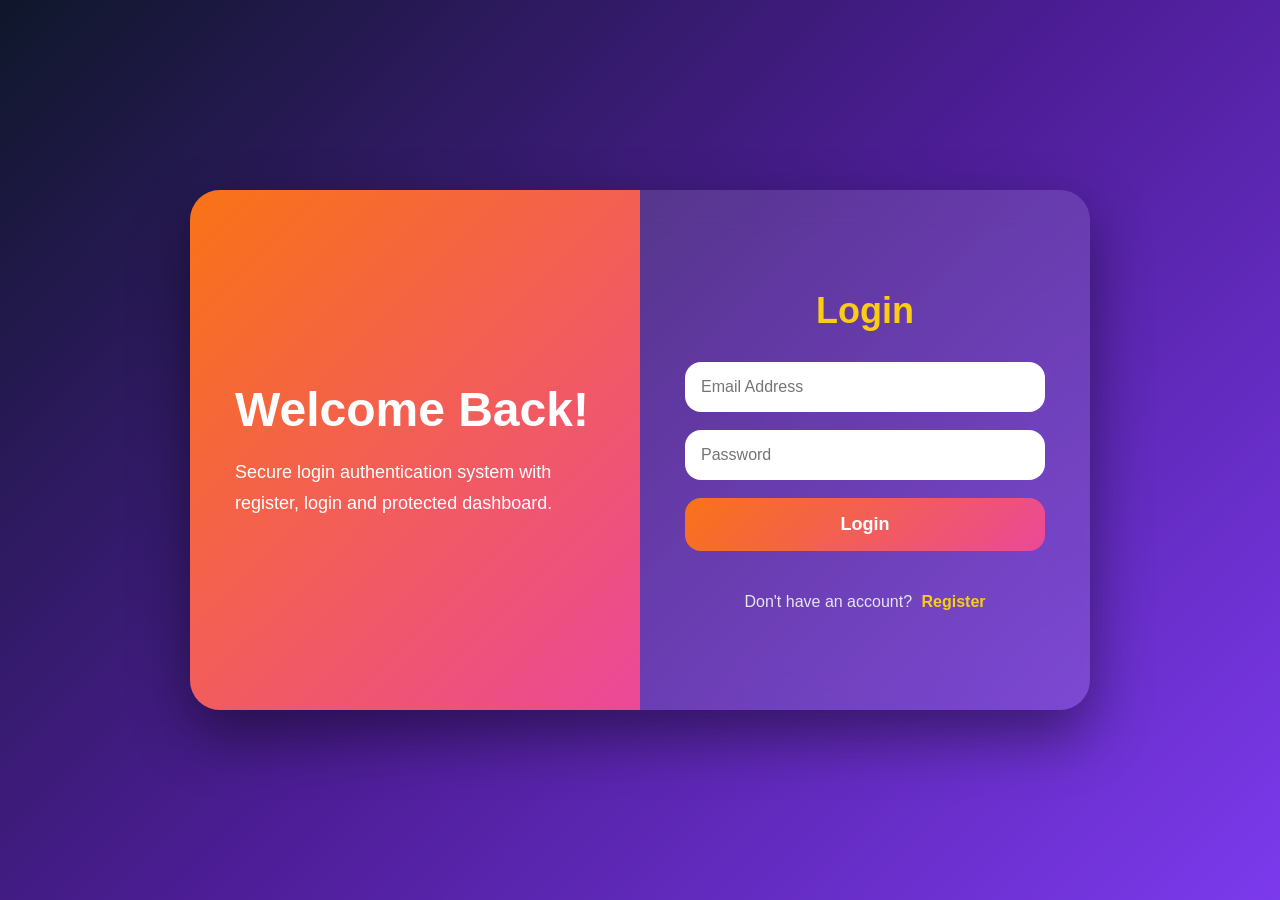
<file: Login_Authentication/index.html>
<!DOCTYPE html>
<html lang="en">
<head>
  <meta charset="UTF-8" />
  <meta name="viewport" content="width=device-width, initial-scale=1.0" />
  <title>Login Authentication | OIBSIP</title>
  <link rel="stylesheet" href="style.css" />
</head>
<body>

  <div class="container" id="authPage">
    <div class="left-box">
      <h1>Welcome Back!</h1>
      <p>Secure login authentication system with register, login and protected dashboard.</p>
    </div>

    <div class="form-box">
      <h2 id="formTitle">Login</h2>

      <input type="text" id="name" placeholder="Full Name" class="hide">
      <input type="email" id="email" placeholder="Email Address">
      <input type="password" id="password" placeholder="Password">

      <button onclick="handleAuth()" id="authBtn">Login</button>

      <p id="message"></p>

      <p class="switch">
        <span id="switchText">Don't have an account?</span>
        <a onclick="toggleForm()">Register</a>
      </p>
    </div>
  </div>

  <div class="dashboard hide" id="dashboard">
    <div class="card">
      <h1>🎉 Login Successful</h1>
      <p>Welcome to your secured dashboard.</p>

      <div class="user-info">
        <h3 id="userName"></h3>
        <p id="userEmail"></p>
      </div>

      <button onclick="logout()">Logout</button>
    </div>
  </div>

  <script src="script.js"></script>
</body>
</html>
</file>
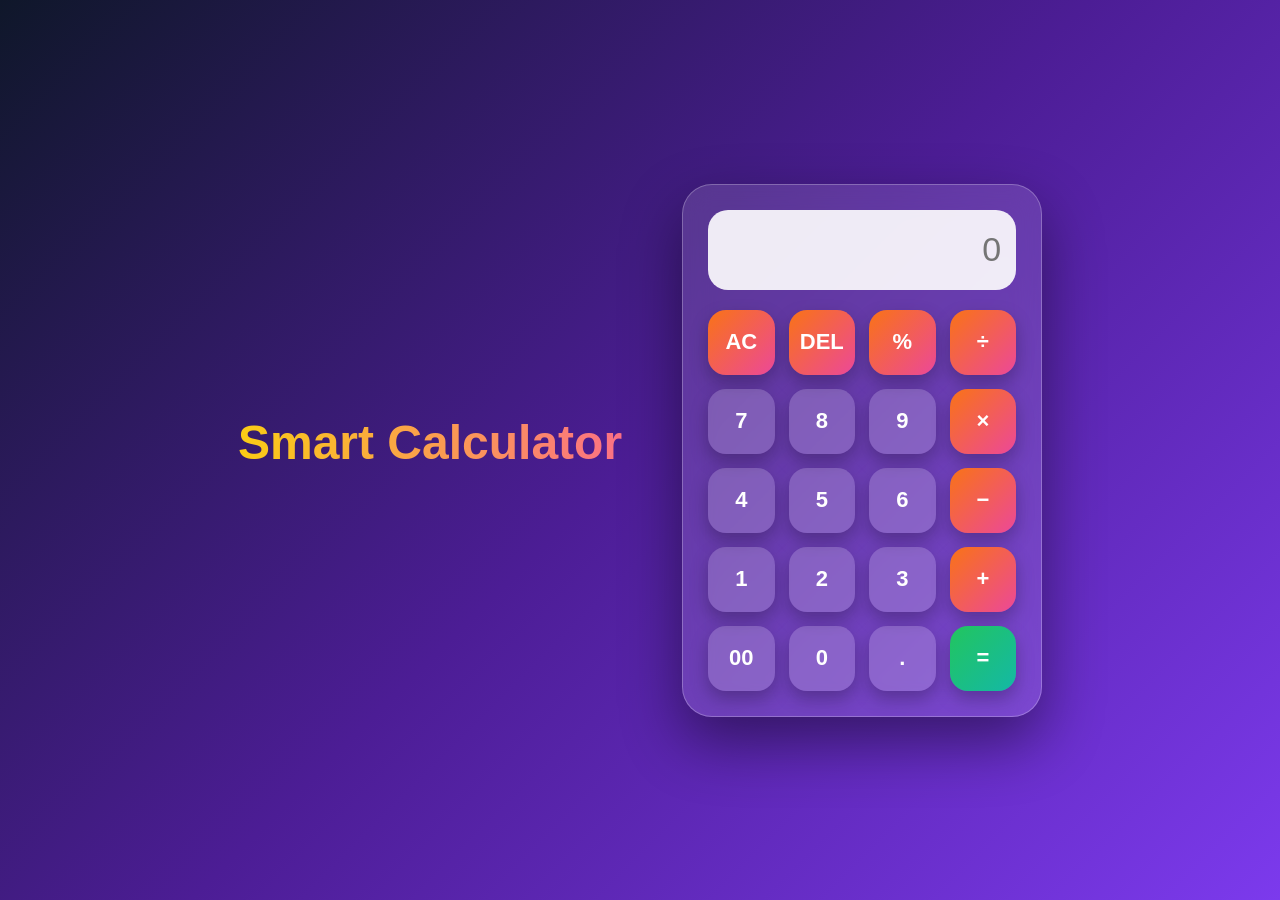
<file: Project1/index.html>
<!DOCTYPE html>
<html lang="en">
<head>
  <meta charset="UTF-8" />
  <meta name="viewport" content="width=device-width, initial-scale=1.0" />
  <title>Smart Calculator</title>
  <link rel="stylesheet" href="style.css" />
</head>
<body>

  <div class="main">
    <div class="info">
      <h1>Smart Calculator</h1>
      
    </div>

    <div class="calculator">
      <input type="text" id="display" placeholder="0" disabled />

      <div class="buttons">
        <button class="operator" onclick="clearDisplay()">AC</button>
        <button class="operator" onclick="deleteLast()">DEL</button>
        <button class="operator" onclick="appendValue('%')">%</button>
        <button class="operator" onclick="appendValue('/')">÷</button>

        <button onclick="appendValue('7')">7</button>
        <button onclick="appendValue('8')">8</button>
        <button onclick="appendValue('9')">9</button>
        <button class="operator" onclick="appendValue('*')">×</button>

        <button onclick="appendValue('4')">4</button>
        <button onclick="appendValue('5')">5</button>
        <button onclick="appendValue('6')">6</button>
        <button class="operator" onclick="appendValue('-')">−</button>

        <button onclick="appendValue('1')">1</button>
        <button onclick="appendValue('2')">2</button>
        <button onclick="appendValue('3')">3</button>
        <button class="operator" onclick="appendValue('+')">+</button>

        <button onclick="appendValue('00')">00</button>
        <button onclick="appendValue('0')">0</button>
        <button onclick="appendValue('.')">.</button>
        <button class="equal" onclick="calculateResult()">=</button>
      </div>
    </div>
  </div>

  <script src="script.js"></script>
</body>
</html>
</file>
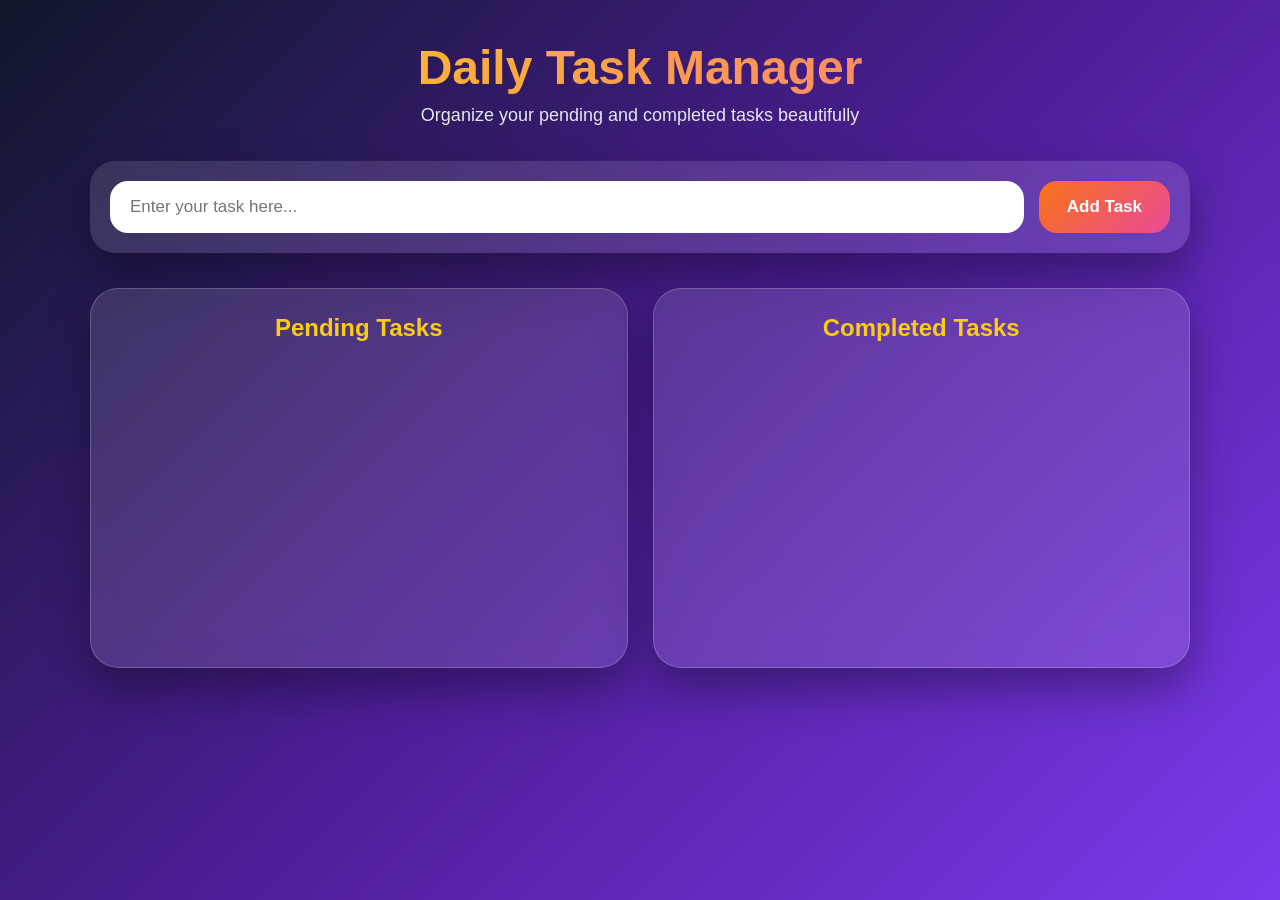
<file: To_Do_WebApp/index.html>
<!DOCTYPE html>
<html lang="en">
<head>
  <meta charset="UTF-8">
  <meta name="viewport" content="width=device-width, initial-scale=1.0">
  <title>To-Do WebApp | OIBSIP</title>
  <link rel="stylesheet" href="style.css">
</head>
<body>

  <div class="container">
    <div class="header">
      <h1>Daily Task Manager</h1>
      <p>Organize your pending and completed tasks beautifully</p>
    </div>

    <div class="input-box">
      <input type="text" id="taskInput" placeholder="Enter your task here...">
      <button onclick="addTask()">Add Task</button>
    </div>

    <div class="task-board">
      <div class="task-section">
        <h2>Pending Tasks</h2>
        <ul id="pendingList"></ul>
      </div>

      <div class="task-section completed-box">
        <h2>Completed Tasks</h2>
        <ul id="completedList"></ul>
      </div>
    </div>
  </div>

  <script src="script.js"></script>
</body>
</html>
</file>
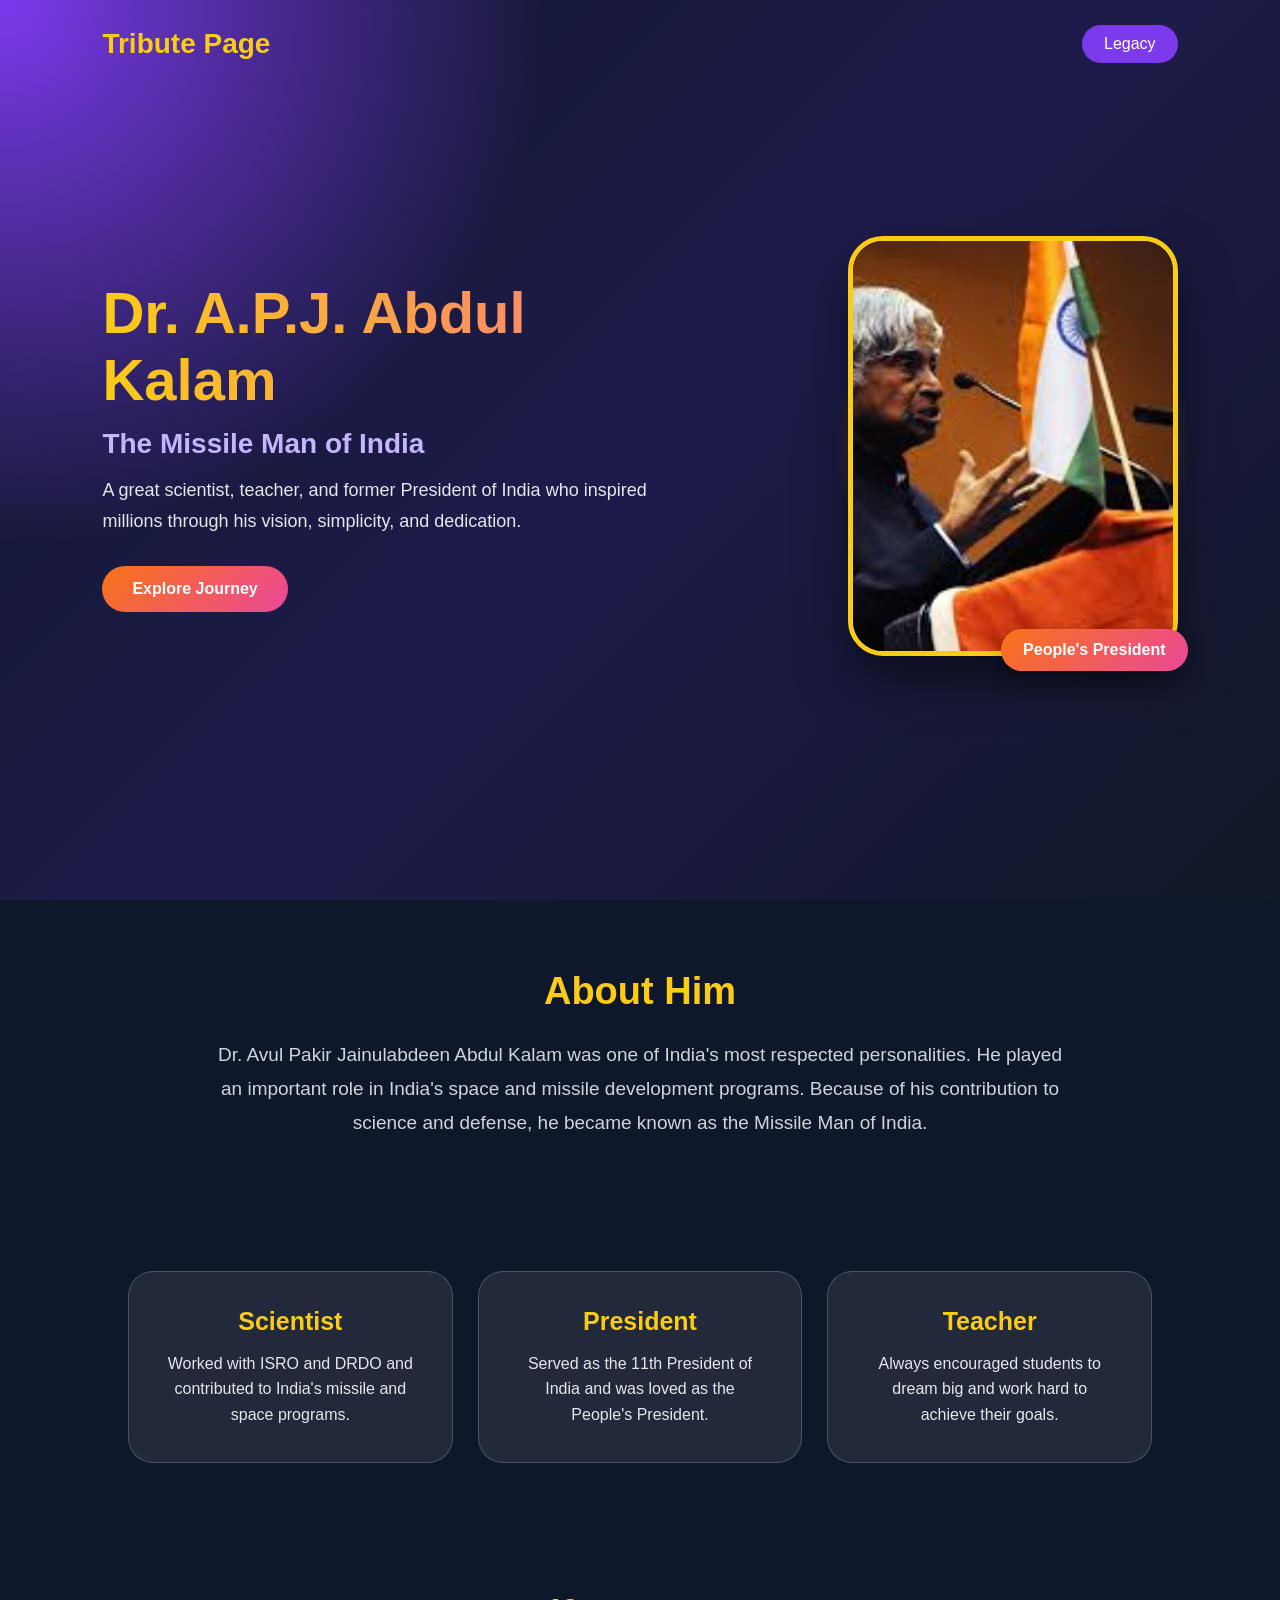
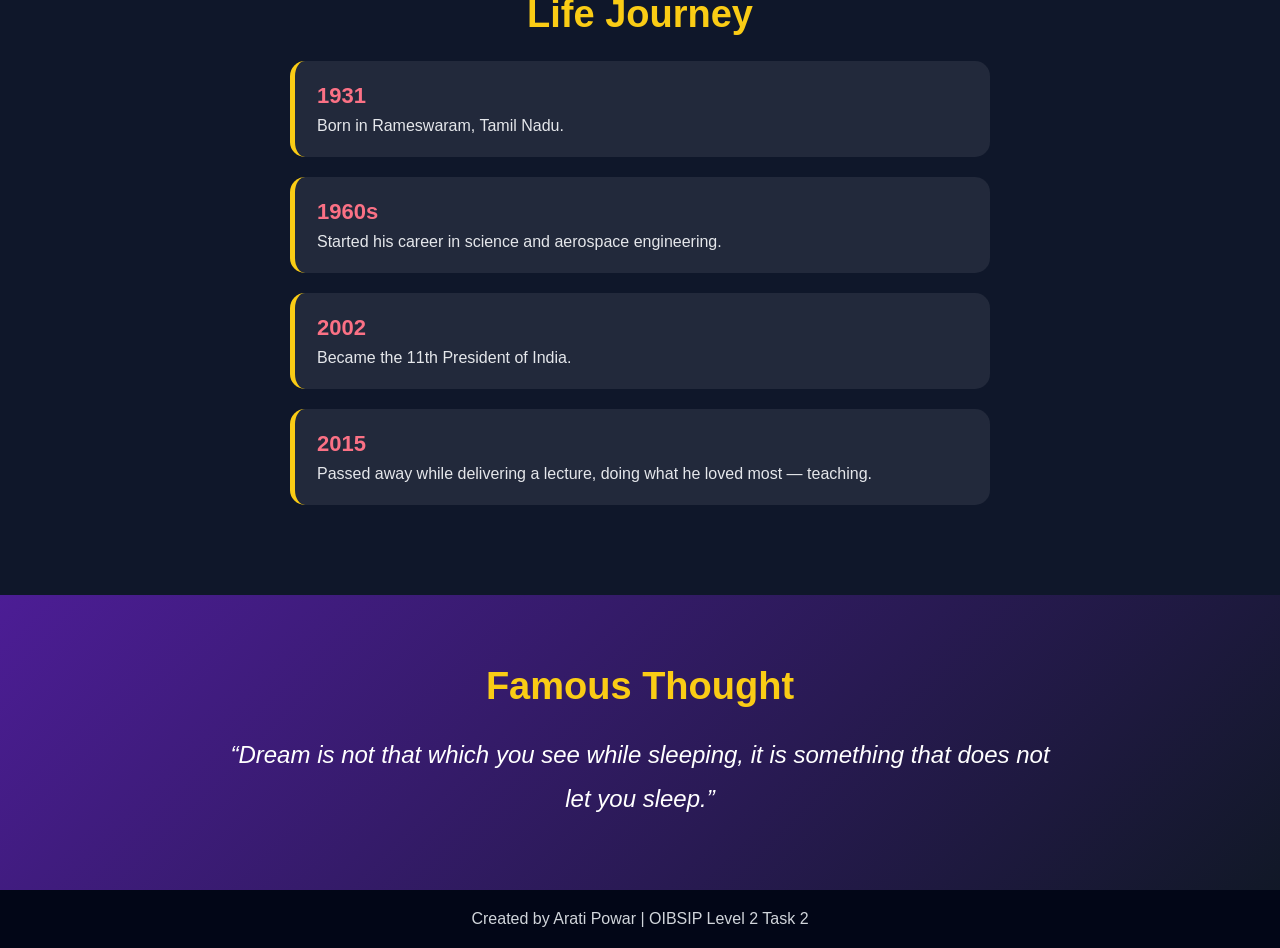
<file: Tribute_Page/index.html>
<!DOCTYPE html>
<html lang="en">
<head>
  <meta charset="UTF-8" />
  <meta name="viewport" content="width=device-width, initial-scale=1.0" />
  <title>Tribute Page | Dr. A.P.J. Abdul Kalam</title>
  <link rel="stylesheet" href="style.css" />
</head>
<body>

  <header class="hero">
    <nav>
      <h2>Tribute Page</h2>
      <a href="#legacy">Legacy</a>
    </nav>

    <div class="hero-content">
      <div class="text-box">
        <h1>Dr. A.P.J. Abdul Kalam</h1>
        <h3>The Missile Man of India</h3>
        <p>
          A great scientist, teacher, and former President of India who inspired millions
          through his vision, simplicity, and dedication.
        </p>
        <a href="#about" class="btn">Explore Journey</a>
      </div>

      <div class="image-box">
        <div class="image-wrapper">
 <img src="images/kalam.jpg" alt="Dr APJ Abdul Kalam">

  <div class="glow-circle"></div>

  <div class="badge">
    People's President
  </div>
</div>
    </div>
  </header>

  <section id="about" class="section reveal">
    <h2>About Him</h2>
    <p>
      Dr. Avul Pakir Jainulabdeen Abdul Kalam was one of India's most respected personalities.
      He played an important role in India's space and missile development programs.
      Because of his contribution to science and defense, he became known as the Missile Man of India.
    </p>
  </section>

  <section class="cards reveal">
    <div class="card">
      <h3>Scientist</h3>
      <p>Worked with ISRO and DRDO and contributed to India's missile and space programs.</p>
    </div>

    <div class="card">
      <h3>President</h3>
      <p>Served as the 11th President of India and was loved as the People's President.</p>
    </div>

    <div class="card">
      <h3>Teacher</h3>
      <p>Always encouraged students to dream big and work hard to achieve their goals.</p>
    </div>
  </section>

  <section id="legacy" class="timeline reveal">
    <h2>Life Journey</h2>

    <div class="timeline-item">
      <span>1931</span>
      <p>Born in Rameswaram, Tamil Nadu.</p>
    </div>

    <div class="timeline-item">
      <span>1960s</span>
      <p>Started his career in science and aerospace engineering.</p>
    </div>

    <div class="timeline-item">
      <span>2002</span>
      <p>Became the 11th President of India.</p>
    </div>

    <div class="timeline-item">
      <span>2015</span>
      <p>Passed away while delivering a lecture, doing what he loved most — teaching.</p>
    </div>
  </section>

  <section class="quote reveal">
    <h2>Famous Thought</h2>
    <p>“Dream is not that which you see while sleeping, it is something that does not let you sleep.”</p>
  </section>

  <footer>
    <p>Created by Arati Powar | OIBSIP Level 2 Task 2</p>
  </footer>

  <script src="script.js"></script>
</body>
</html>
</file>
<file: Login_Authentication/style.css>
* {
  margin: 0;
  padding: 0;
  box-sizing: border-box;
  font-family: "Segoe UI", sans-serif;
}

body {
  min-height: 100vh;
  background: linear-gradient(135deg, #0f172a, #4c1d95, #7c3aed);
  display: flex;
  justify-content: center;
  align-items: center;
  color: white;
  padding: 20px;
}

.container {
  width: 900px;
  min-height: 520px;
  display: flex;
  border-radius: 30px;
  overflow: hidden;
  background: rgba(255, 255, 255, 0.12);
  backdrop-filter: blur(18px);
  box-shadow: 0 25px 60px rgba(0, 0, 0, 0.45);
  animation: fadeIn 1s ease;
}

.left-box {
  flex: 1;
  padding: 60px 45px;
  background: linear-gradient(135deg, #f97316, #ec4899);
  display: flex;
  flex-direction: column;
  justify-content: center;
}

.left-box h1 {
  font-size: 48px;
  margin-bottom: 20px;
}

.left-box p {
  font-size: 18px;
  line-height: 1.7;
}

.form-box {
  flex: 1;
  padding: 55px 45px;
  display: flex;
  flex-direction: column;
  justify-content: center;
}

.form-box h2 {
  text-align: center;
  font-size: 36px;
  margin-bottom: 30px;
  color: #facc15;
}

input {
  width: 100%;
  padding: 16px;
  margin-bottom: 18px;
  border: none;
  outline: none;
  border-radius: 16px;
  font-size: 16px;
}

button {
  width: 100%;
  padding: 16px;
  border: none;
  border-radius: 16px;
  background: linear-gradient(135deg, #f97316, #ec4899);
  color: white;
  font-size: 18px;
  font-weight: bold;
  cursor: pointer;
  transition: 0.3s;
}

button:hover {
  transform: translateY(-4px);
  box-shadow: 0 12px 25px rgba(236, 72, 153, 0.4);
}

#message {
  text-align: center;
  margin: 15px 0;
  font-weight: bold;
}

.switch {
  text-align: center;
  margin-top: 12px;
  color: #e5e7eb;
}

.switch a {
  color: #facc15;
  font-weight: bold;
  cursor: pointer;
  margin-left: 5px;
}

.hide {
  display: none;
}

.dashboard {
  width: 100%;
  max-width: 600px;
  animation: fadeIn 1s ease;
}

.card {
  text-align: center;
  padding: 45px;
  border-radius: 30px;
  background: rgba(255, 255, 255, 0.13);
  backdrop-filter: blur(18px);
  box-shadow: 0 25px 60px rgba(0, 0, 0, 0.45);
}

.card h1 {
  font-size: 42px;
  color: #facc15;
  margin-bottom: 15px;
}

.card p {
  color: #e5e7eb;
  font-size: 18px;
}

.user-info {
  margin: 30px 0;
  padding: 25px;
  border-radius: 20px;
  background: rgba(255, 255, 255, 0.15);
}

.user-info h3 {
  font-size: 26px;
  color: #fb7185;
}

.user-info p {
  margin-top: 8px;
}

@keyframes fadeIn {
  from {
    opacity: 0;
    transform: scale(0.95) translateY(20px);
  }
  to {
    opacity: 1;
    transform: scale(1) translateY(0);
  }
}

@media (max-width: 800px) {
  .container {
    flex-direction: column;
    width: 100%;
  }

  .left-box {
    padding: 35px;
    text-align: center;
  }

  .left-box h1 {
    font-size: 36px;
  }

  .form-box {
    padding: 35px;
  }
}
</file>
<file: Project1/style.css>
* {
  margin: 0;
  padding: 0;
  box-sizing: border-box;
  font-family: "Segoe UI", sans-serif;
}

body {
  min-height: 100vh;
  background: linear-gradient(135deg, #0f172a, #4c1d95, #7c3aed);
  display: flex;
  justify-content: center;
  align-items: center;
  color: white;
}

.main {
  display: flex;
  align-items: center;
  gap: 60px;
  padding: 30px;
}

.info h1 {
  font-size: 48px;
  margin-bottom: 15px;
  background: linear-gradient(90deg, #facc15, #fb7185);
  -webkit-background-clip: text;
  -webkit-text-fill-color: transparent;
}

.info p {
  font-size: 20px;
  line-height: 1.6;
  color: #e5e7eb;
}

.calculator {
  width: 360px;
  padding: 25px;
  border-radius: 30px;
  background: rgba(255, 255, 255, 0.12);
  backdrop-filter: blur(15px);
  box-shadow: 0 25px 60px rgba(0, 0, 0, 0.45);
  border: 1px solid rgba(255, 255, 255, 0.25);
}

#display {
  width: 100%;
  height: 80px;
  border: none;
  outline: none;
  border-radius: 20px;
  margin-bottom: 20px;
  padding: 15px;
  font-size: 34px;
  text-align: right;
  background: rgba(255, 255, 255, 0.9);
  color: #111827;
}

.buttons {
  display: grid;
  grid-template-columns: repeat(4, 1fr);
  gap: 14px;
}

button {
  height: 65px;
  border: none;
  border-radius: 18px;
  font-size: 22px;
  font-weight: bold;
  cursor: pointer;
  color: white;
  background: rgba(255, 255, 255, 0.18);
  box-shadow: 0 8px 18px rgba(0, 0, 0, 0.25);
  transition: 0.2s;
}

button:hover {
  transform: translateY(-4px);
  background: rgba(255, 255, 255, 0.32);
}

button:active {
  transform: scale(0.95);
}

.operator {
  background: linear-gradient(135deg, #f97316, #ec4899);
}

.equal {
  background: linear-gradient(135deg, #22c55e, #14b8a6);
}

@media (max-width: 800px) {
  .main {
    flex-direction: column;
    gap: 30px;
  }

  .info {
    text-align: center;
  }

  .info h1 {
    font-size: 38px;
  }
}
</file>
<file: To_Do_WebApp/style.css>
* {
  margin: 0;
  padding: 0;
  box-sizing: border-box;
  font-family: "Segoe UI", sans-serif;
}

body {
  min-height: 100vh;
  background: linear-gradient(135deg, #0f172a, #4c1d95, #7c3aed);
  color: white;
  display: flex;
  justify-content: center;
  align-items: flex-start;
  padding: 40px 20px;
}

.container {
  width: 100%;
  max-width: 1100px;
  animation: fadeIn 1s ease;
}

.header {
  text-align: center;
  margin-bottom: 35px;
}

.header h1 {
  font-size: 48px;
  background: linear-gradient(90deg, #facc15, #fb7185);
  -webkit-background-clip: text;
  -webkit-text-fill-color: transparent;
}

.header p {
  font-size: 18px;
  color: #e5e7eb;
  margin-top: 10px;
}

.input-box {
  display: flex;
  gap: 15px;
  background: rgba(255, 255, 255, 0.12);
  padding: 20px;
  border-radius: 25px;
  backdrop-filter: blur(15px);
  box-shadow: 0 20px 45px rgba(0,0,0,0.35);
  margin-bottom: 35px;
}

.input-box input {
  flex: 1;
  padding: 16px 20px;
  border: none;
  outline: none;
  border-radius: 18px;
  font-size: 17px;
}

.input-box button {
  border: none;
  padding: 16px 28px;
  border-radius: 18px;
  background: linear-gradient(135deg, #f97316, #ec4899);
  color: white;
  font-size: 17px;
  font-weight: bold;
  cursor: pointer;
  transition: 0.3s;
}

.input-box button:hover {
  transform: translateY(-4px);
  box-shadow: 0 12px 25px rgba(236, 72, 153, 0.4);
}

.task-board {
  display: grid;
  grid-template-columns: 1fr 1fr;
  gap: 25px;
}

.task-section {
  min-height: 380px;
  background: rgba(255, 255, 255, 0.12);
  padding: 25px;
  border-radius: 28px;
  backdrop-filter: blur(15px);
  box-shadow: 0 20px 45px rgba(0,0,0,0.35);
  border: 1px solid rgba(255,255,255,0.2);
}

.task-section h2 {
  text-align: center;
  margin-bottom: 20px;
  color: #facc15;
}

ul {
  list-style: none;
}

li {
  background: rgba(255,255,255,0.15);
  padding: 15px;
  border-radius: 16px;
  margin-bottom: 14px;
  animation: slideUp 0.4s ease;
}

.task-text {
  font-size: 17px;
  margin-bottom: 12px;
  word-break: break-word;
}

.task-date {
  font-size: 12px;
  color: #cbd5e1;
  margin-bottom: 12px;
}

.actions {
  display: flex;
  gap: 8px;
  flex-wrap: wrap;
}

.actions button {
  border: none;
  padding: 8px 13px;
  border-radius: 12px;
  color: white;
  cursor: pointer;
  font-weight: bold;
}

.complete-btn {
  background: #22c55e;
}

.edit-btn {
  background: #3b82f6;
}

.delete-btn {
  background: #ef4444;
}

.restore-btn {
  background: #f97316;
}

.completed-box li .task-text {
  text-decoration: line-through;
  color: #d1d5db;
}

@keyframes fadeIn {
  from {
    opacity: 0;
    transform: scale(0.96);
  }
  to {
    opacity: 1;
    transform: scale(1);
  }
}

@keyframes slideUp {
  from {
    opacity: 0;
    transform: translateY(25px);
  }
  to {
    opacity: 1;
    transform: translateY(0);
  }
}

@media (max-width: 800px) {
  .task-board {
    grid-template-columns: 1fr;
  }

  .input-box {
    flex-direction: column;
  }

  .header h1 {
    font-size: 36px;
  }
}
</file>
<file: Tribute_Page/style.css>
* {
  margin: 0;
  padding: 0;
  box-sizing: border-box;
  font-family: "Segoe UI", sans-serif;
}

html {
  scroll-behavior: smooth;
}

body {
  background: #0f172a;
  color: white;
}

.hero {
  min-height: 100vh;
  background: radial-gradient(circle at top left, #7c3aed, transparent 35%),
              linear-gradient(135deg, #0f172a, #1e1b4b, #111827);
  padding: 25px 8%;
}

nav {
  display: flex;
  justify-content: space-between;
  align-items: center;
  animation: slideDown 1s ease;
}

nav h2 {
  color: #facc15;
  font-size: 28px;
}

nav a {
  color: white;
  text-decoration: none;
  background: #7c3aed;
  padding: 10px 22px;
  border-radius: 30px;
  transition: 0.3s;
}

nav a:hover {
  background: #facc15;
  color: #111827;
}

.hero-content {
  display: flex;
  align-items: center;
  justify-content: space-between;
  min-height: 85vh;
  gap: 50px;
}

.text-box {
  max-width: 600px;
  animation: fadeLeft 1.2s ease;
}

.text-box h1 {
  font-size: 58px;
  background: linear-gradient(90deg, #facc15, #fb7185);
  -webkit-background-clip: text;
  -webkit-text-fill-color: transparent;
}

.text-box h3 {
  font-size: 28px;
  color: #c4b5fd;
  margin: 15px 0;
}

.text-box p {
  font-size: 18px;
  line-height: 1.7;
  color: #e5e7eb;
  margin-bottom: 30px;
}

.btn {
  display: inline-block;
  text-decoration: none;
  background: linear-gradient(135deg, #f97316, #ec4899);
  color: white;
  padding: 14px 30px;
  border-radius: 35px;
  font-weight: bold;
  transition: 0.3s;
}

.btn:hover {
  transform: translateY(-5px);
  box-shadow: 0 12px 25px rgba(236, 72, 153, 0.4);
}

.image-box {
  animation: floatImage 3s ease-in-out infinite;
}

.image-box img {
  width: 330px;
  height: 420px;
  object-fit: cover;
  border-radius: 35px;
  border: 5px solid #facc15;
  box-shadow: 0 25px 50px rgba(0, 0, 0, 0.5);
}

.section,
.timeline,
.quote {
  padding: 70px 10%;
  text-align: center;
}

.section h2,
.timeline h2,
.quote h2 {
  font-size: 38px;
  margin-bottom: 25px;
  color: #facc15;
}

.section p,
.quote p {
  max-width: 850px;
  margin: auto;
  font-size: 19px;
  line-height: 1.8;
  color: #d1d5db;
}

.cards {
  padding: 60px 10%;
  display: grid;
  grid-template-columns: repeat(3, 1fr);
  gap: 25px;
}

.card {
  background: rgba(255, 255, 255, 0.08);
  padding: 35px;
  border-radius: 25px;
  text-align: center;
  border: 1px solid rgba(255, 255, 255, 0.2);
  transition: 0.4s;
}

.card:hover {
  transform: translateY(-12px);
  background: rgba(124, 58, 237, 0.35);
  box-shadow: 0 20px 35px rgba(0, 0, 0, 0.35);
}

.card h3 {
  color: #facc15;
  font-size: 25px;
  margin-bottom: 15px;
}

.card p {
  color: #e5e7eb;
  line-height: 1.6;
}

.timeline-item {
  max-width: 700px;
  margin: 20px auto;
  padding: 22px;
  background: rgba(255, 255, 255, 0.08);
  border-left: 5px solid #facc15;
  border-radius: 15px;
  text-align: left;
  transition: 0.3s;
}

.timeline-item:hover {
  transform: scale(1.03);
}

.timeline-item span {
  color: #fb7185;
  font-size: 22px;
  font-weight: bold;
}

.timeline-item p {
  margin-top: 8px;
  color: #e5e7eb;
}

.quote {
  background: linear-gradient(135deg, #4c1d95, #111827);
}

.quote p {
  font-size: 24px;
  font-style: italic;
  color: white;
}

footer {
  text-align: center;
  padding: 20px;
  background: #020617;
  color: #d1d5db;
}

.reveal {
  opacity: 0;
  transform: translateY(60px);
  transition: 1s;
}

.reveal.active {
  opacity: 1;
  transform: translateY(0);
}

@keyframes fadeLeft {
  from {
    opacity: 0;
    transform: translateX(-70px);
  }
  to {
    opacity: 1;
    transform: translateX(0);
  }
}

@keyframes slideDown {
  from {
    opacity: 0;
    transform: translateY(-40px);
  }
  to {
    opacity: 1;
    transform: translateY(0);
  }
}

@keyframes floatImage {
  0%, 100% {
    transform: translateY(0);
  }
  50% {
    transform: translateY(-18px);
  }
}

@media (max-width: 900px) {
  .hero-content {
    flex-direction: column;
    text-align: center;
    padding-top: 60px;
  }

  .text-box h1 {
    font-size: 42px;
  }

  .cards {
    grid-template-columns: 1fr;
  }

  .image-box img {
    width: 280px;
    height: 360px;
  }
}
.image-wrapper {
  position: relative;
  display: flex;
  justify-content: center;
  align-items: center;
}

.image-wrapper img {
  width: 330px;
  height: 420px;
  object-fit: cover;
  border-radius: 35px;
  border: 5px solid #facc15;
  box-shadow: 0 25px 50px rgba(0, 0, 0, 0.5);
  position: relative;
  z-index: 2;
  transition: 0.5s;
}

.image-wrapper img:hover {
  transform: scale(1.05) rotate(1deg);
}

.glow-circle {
  position: absolute;
  width: 360px;
  height: 360px;
  background: radial-gradient(#facc15, transparent 70%);
  border-radius: 50%;
  animation: pulse 3s infinite;
  z-index: 1;
}

.badge {
  position: absolute;
  bottom: -15px;
  right: -10px;
  background: linear-gradient(135deg, #f97316, #ec4899);
  padding: 12px 22px;
  border-radius: 30px;
  color: white;
  font-weight: bold;
  box-shadow: 0 10px 20px rgba(0,0,0,0.3);
  z-index: 3;
  animation: floatBadge 2.5s ease-in-out infinite;
}

@keyframes pulse {
  0% {
    transform: scale(0.9);
    opacity: 0.6;
  }

  50% {
    transform: scale(1.1);
    opacity: 1;
  }

  100% {
    transform: scale(0.9);
    opacity: 0.6;
  }
}

@keyframes floatBadge {
  0%, 100% {
    transform: translateY(0);
  }

  50% {
    transform: translateY(-8px);
  }
}
</file>
